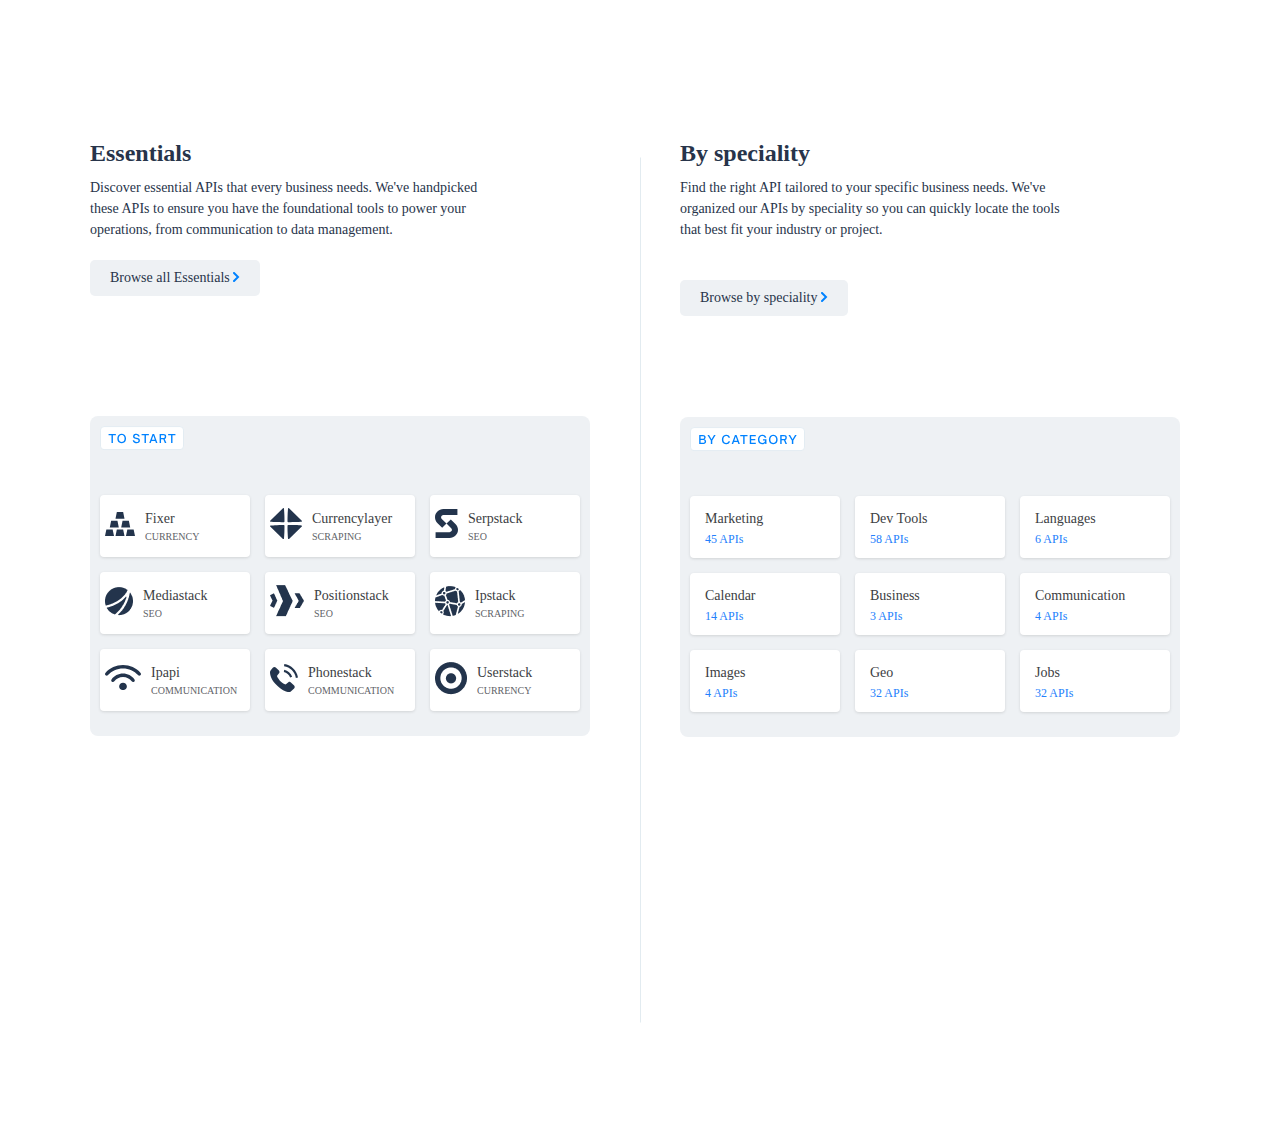
<file: esentials/index.html>
<!DOCTYPE html>
<html lang="en">
<head>
    <meta charset="UTF-8">
    <meta name="viewport" content="width=device-width, initial-scale=1.0">
    <link rel="stylesheet" href="index.css" />
    <title>Document</title>
</head>
<body>
    <div class="container">
        <div class="container-row">
          <div class="col">
            <div>
              <h2>Essentials</h2>
              <p>
                Discover essential APIs that every business needs. We've
                handpicked these APIs to ensure you have the foundational tools
                to power your operations, from communication to data management.
              </p>
              <a href="#" class="btn-card-essential"
                >Browse all Essentials <img src="\apilayer\assets\blueright.svg"
              /></a>
            </div>

            <div class="essential-card-container">
              <div>
                <img src="\apilayer\assets\start.svg" />
              </div>
              <div class="card-grid">
                <div class="card">
                  <div class="icon-placeholder">
                    <img src="\apilayer\assets\fixer.svg" alt="fiex-icon" />
                  </div>
                  <div>
                    <div class="card-title">Fixer</div>
                    <div class="card-subtitle">CURRENCY</div>
                  </div>
                </div>
                <div class="card">
                  <div class="icon-placeholder">
                    <img src="\apilayer\assets\currencylayer.svg" alt="currency-icon" />
                  </div>
                  <div>
                    <div class="card-title">Currencylayer</div>
                    <div class="card-subtitle">SCRAPING</div>
                  </div>
                </div>
                <div class="card">
                  <div class="icon-placeholder">
                    <img src="/apilayer/assets/serpstack.svg" alt="currency-icon" />
                  </div>
                  <div>
                    <div class="card-title">Serpstack</div>
                    <div class="card-subtitle">SEO</div>
                  </div>
                </div>
                <div class="card">
                  <div class="icon-placeholder">
                    <img src="\apilayer\assets\media.png" alt="currency-icon" />
                  </div>
                  <div>
                    <div class="card-title">Mediastack</div>
                    <div class="card-subtitle">SEO</div>
                  </div>
                </div>
                <div class="card">
                  <div class="icon-placeholder">
                    <img src="/apilayer/assets/positionstack.png" alt="currency-icon" />
                  </div>
                  <div>
                    <div class="card-title">Positionstack</div>
                    <div class="card-subtitle">SEO</div>
                  </div>
                </div>
                <div class="card">
                  <div class="icon-placeholder">
                    <img src="\apilayer\assets\ipstack.png" alt="currency-icon" />
                  </div>
                  <div>
                    <div class="card-title">Ipstack</div>
                    <div class="card-subtitle">SCRAPING</div>
                  </div>
                </div>
                <div class="card">
                  <div class="icon-placeholder">
                    <img src="\apilayer\assets\wifi.svg" alt="currency-icon" />
                  </div>
                  <div>
                    <div class="card-title">Ipapi</div>
                    <div class="card-subtitle">COMMUNICATION</div>
                  </div>
                </div>
                <div class="card">
                  <div class="icon-placeholder">
                    <img src="\apilayer\assets\phonebook.svg" alt="currency-icon" />
                  </div>
                  <div>
                    <div class="card-title">Phonestack</div>
                    <div class="card-subtitle">COMMUNICATION</div>
                  </div>
                </div>
                <div class="card">
                  <div class="icon-placeholder">
                    <img src="\apilayer\assets\userstack.png" alt="currency-icon" />
                  </div>
                  <div>
                    <div class="card-title">Userstack</div>
                    <div class="card-subtitle">CURRENCY</div>
                  </div>
                </div>
              </div>
            </div>
          </div>

          <div class="vertical-line">
            <img src="/apilayer/assets/verticalline.svg" alt="Vertical Line" />
          </div>

          <div class="col">
            <div class="speciality-header">
              <h2>By speciality</h2>
              <p>
                Find the right API tailored to your specific business needs.
                We've organized our APIs by speciality so you can quickly locate
                the tools that best fit your industry or project.
              </p>
              <a href="#" class="btn-grid-specialty"
                >Browse by speciality
                <img src="\apilayer\assets\blueright.svg" />
              </a>
            </div>

            <div class="speciality-card-container">
              <div>
                <img src="\apilayer\assets\category.svg" />
              </div>
              <div class="category-grid">
                <div class="category-card">
                  <div class="category-title">Marketing</div>
                  <div class="category-count">45 APIs</div>
                </div>
                <div class="category-card">
                  <div class="category-title">Dev Tools</div>
                  <div class="category-count">58 APIs</div>
                </div>
                <div class="category-card">
                  <div class="category-title">Languages</div>
                  <div class="category-count">6 APIs</div>
                </div>
                <div class="category-card">
                  <div class="category-title">Calendar</div>
                  <div class="category-count">14 APIs</div>
                </div>
                <div class="category-card">
                  <div class="category-title">Business</div>
                  <div class="category-count">3 APIs</div>
                </div>
                <div class="category-card">
                  <div class="category-title">Communication</div>
                  <div class="category-count">4 APIs</div>
                </div>
                <div class="category-card">
                  <div class="category-title">Images</div>
                  <div class="category-count">4 APIs</div>
                </div>
                <div class="category-card">
                  <div class="category-title">Geo</div>
                  <div class="category-count">32 APIs</div>
                </div>
                <div class="category-card">
                  <div class="category-title">Jobs</div>
                  <div class="category-count">32 APIs</div>
                </div>
              </div>
            </div>
          </div>
        </div>
      </div>
</body>
</html>
</file>
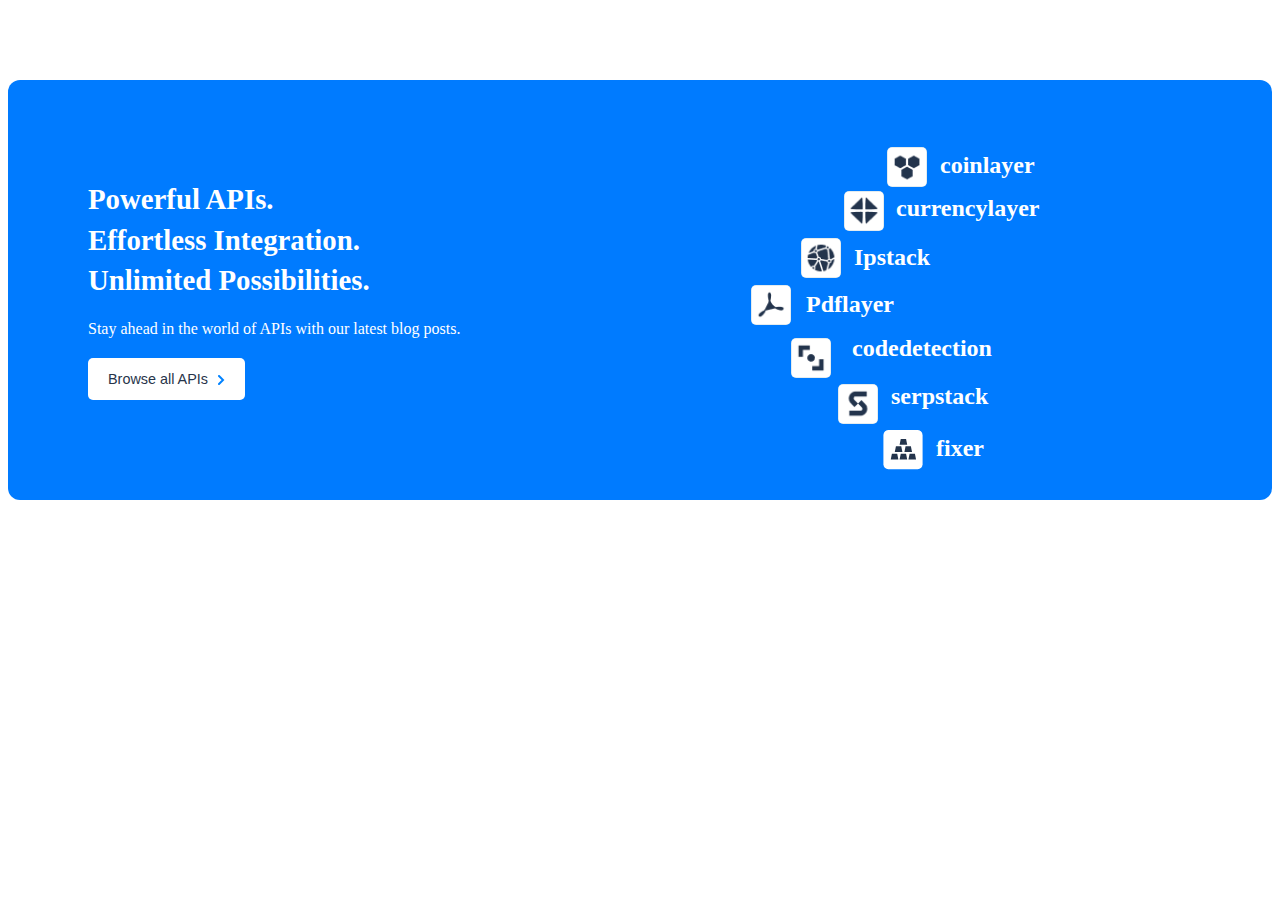
<file: powerfulapi/index.html>
<!DOCTYPE html>
<html lang="en">
<head>
    
    <meta charset="UTF-8">
    <meta name="viewport" content="width=device-width, initial-scale=1.0">
    <link rel="stylesheet" href="index.css" />
    <title>Document</title>
</head>
<body>
    

<section class="powerful-api">
    <div class="powerful-api-card">
      <div class="powerful-api-left-section">
        <h1>
          Powerful APIs.<br />Effortless Integration.<br />Unlimited
          Possibilities.
        </h1>
        <p>Stay ahead in the world of APIs with our latest blog posts.</p>
        <button>
          Browse all APIs
          <span>
            <img src="/apilayer/assets/blueright.svg" />
          </span>
        </button>
      </div>
      <div class="powerful-api-right-section">
        
        <div class="api-wrapper">
        <div class="api-item1">
            <img class="icon1" src="/apilayer/assets/threedot.png" />
            <span>coinlayer</span>
        </div>
        <div class="api-item2">
            <img class="icon2" src="/apilayer/assets/star.png" />
            <span>currencylayer</span>
        </div>
        <div class="api-item3">
            <img class="icon3" src="/apilayer/assets/world.png" />
            <span>Ipstack</span>
            </div>
            </div>
        <div class="api-wrapper2">
            <div class="api-itemone">
            <img class="iconone" src="/apilayer/assets/fan.png" />
            <span>Pdflayer</span>
            </div>
        </div>

        <div class="api-wrapper3">
            <div class="api-wraper-box">
            <img class="wrap3iconone" src="/apilayer/assets/doublearrow.png" />
            <span>codedetection</span>
            </div>
            <div class="api-wraper-boxtwo">
            <img class="wrap3icontwo" src="/apilayer/assets/letter.png" />
            <span>serpstack</span>
            </div>
            <div class="api-wraper-boxthree">
            <img class="wrap3iconthree" src="/apilayer/assets/newfixer.svg" />
            <span>fixer</span>
            </div>
        </div>
           
        </div>
    </div>
</section>
</body>
</html>
</file>
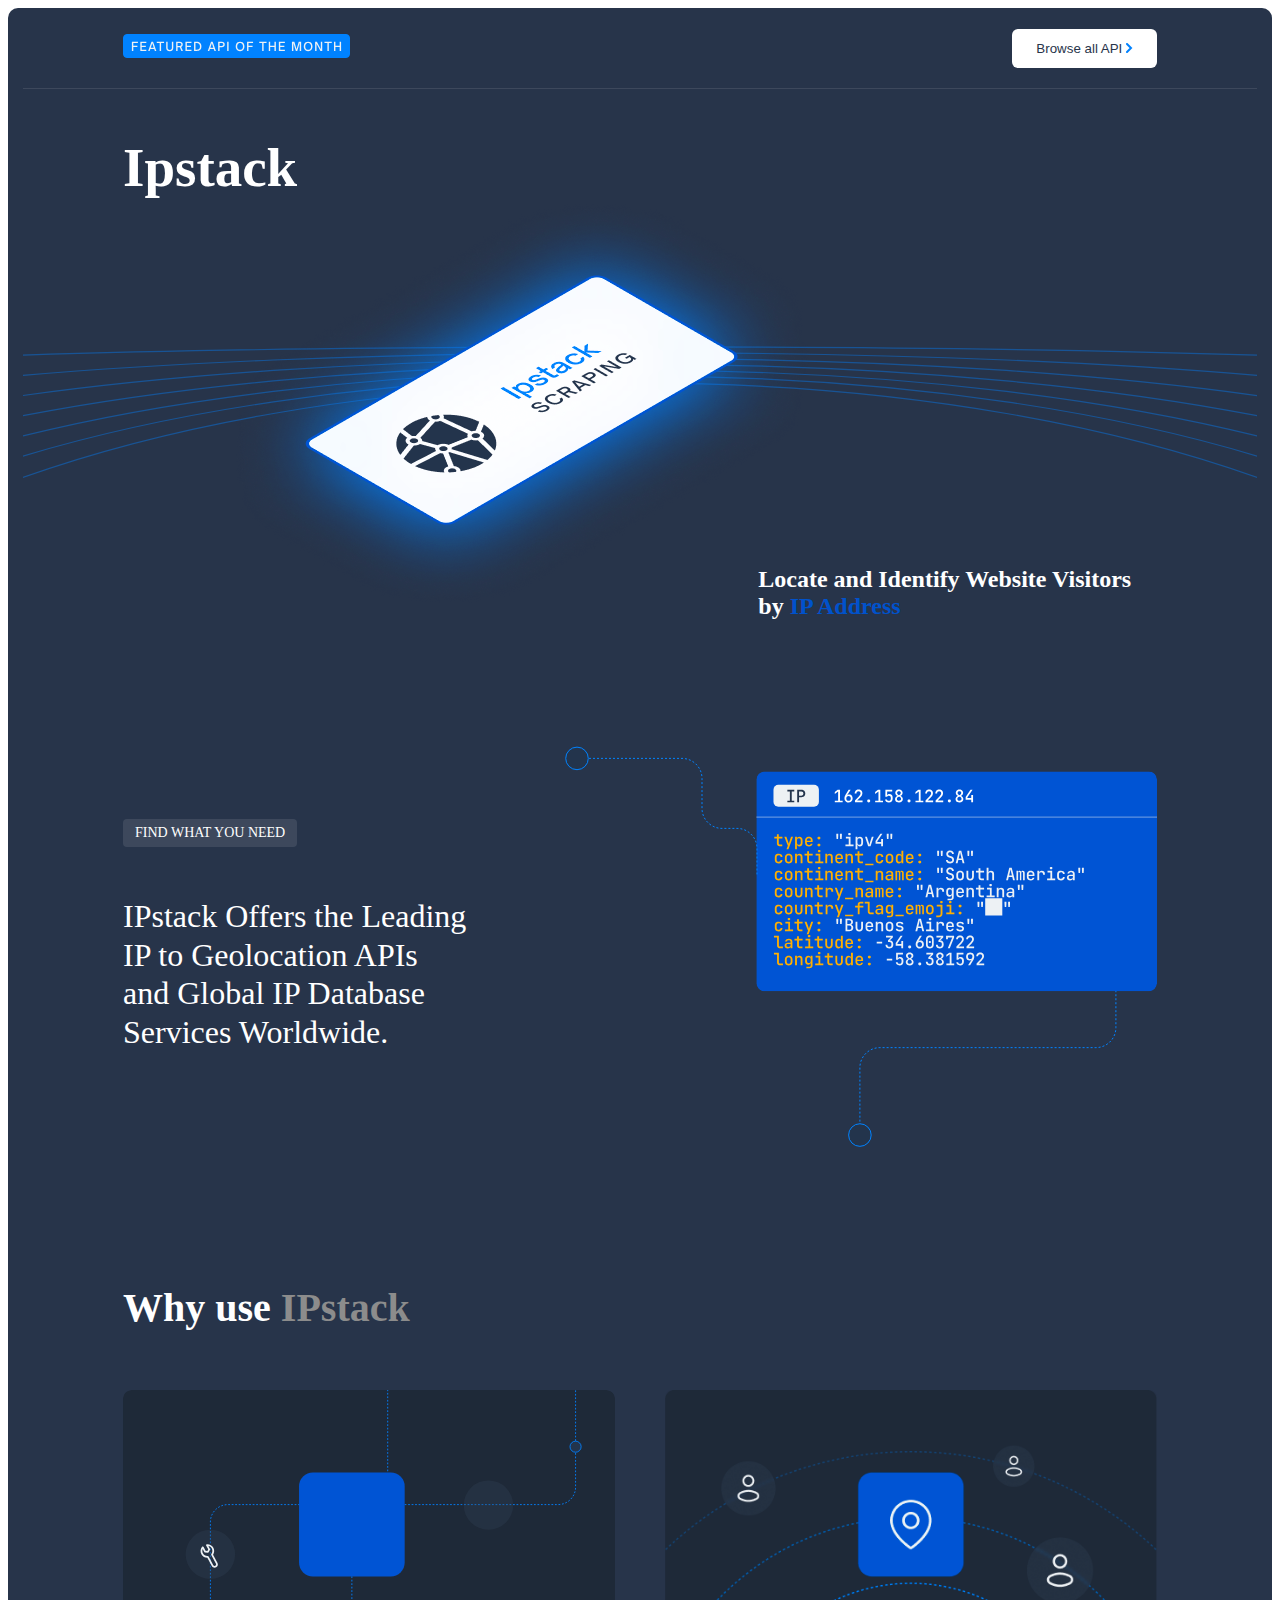
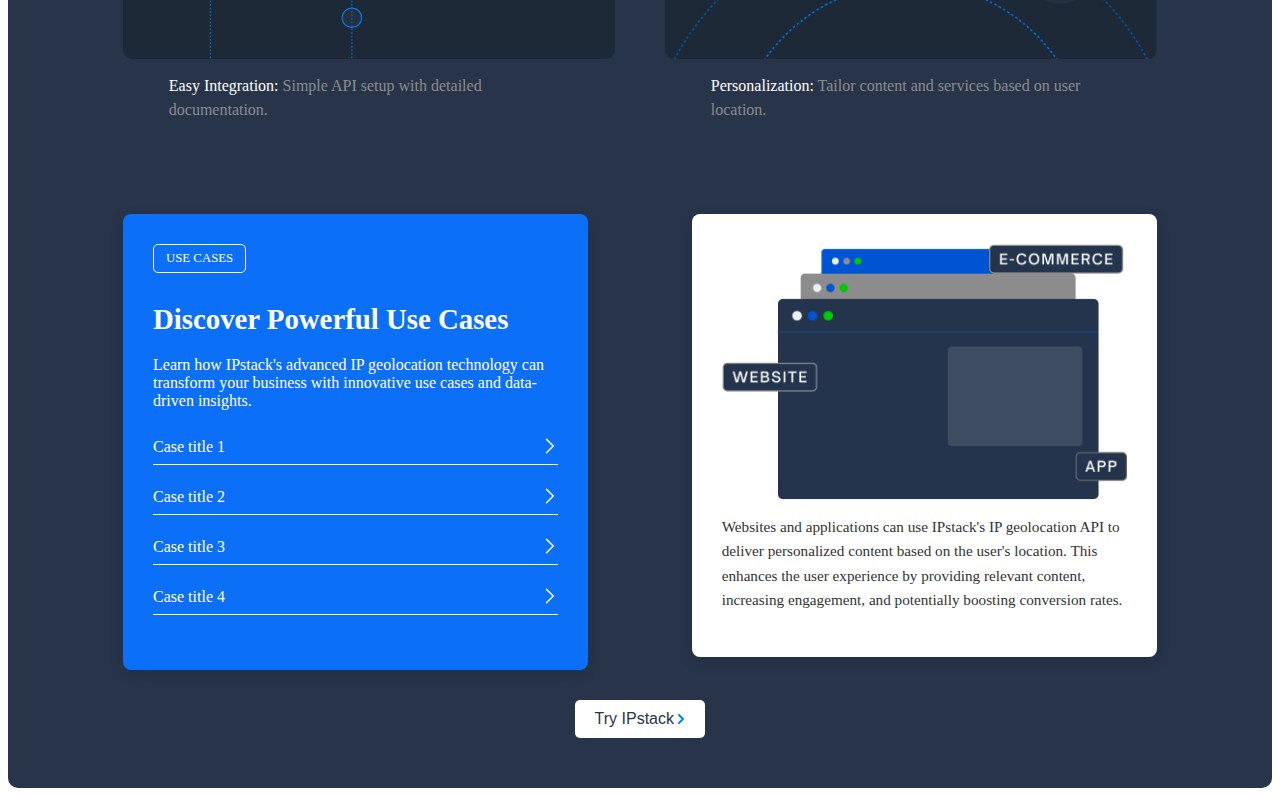
<file: feature/feature.html>
<!DOCTYPE html>
<html lang="en">
<head>
    <meta charset="UTF-8">
    <meta name="viewport" content="width=device-width, initial-scale=1.0">
    <link rel="stylesheet" href="feature.css" />
    <title>Document</title>
</head>
<body>
    <div class="Featured-container">
        <header class="Feature-main-header">
          <div class="Feature-main-header-container">
            <div class="Feature-header-content">
              <div class="logo">
                <img
                  src="/apilayer/assets/featurelabel.svg"
                  alt="Logo"
                  class="Feature-logo-image"
                />
              </div>
              <div class="fav-button">
                <button class="fav-browse-api-btn">
                  Browse all API
                  <img src="/apilayer/assets/blueright.svg" alt="blue-icon" />
                </button>
              </div>
            </div>
          </div>
        </header>
        <div class="Feature-header-border"></div>

        <div class="Feature-hero-main-heading">
          <h1>Ipstack</h1>
        </div>

        <section class="Feature-hero-section">
          <div class="Feature-hero-container">
            <div class="Feature-hero-content">
              <img
                src="/apilayer/assets/ipstackcard.png"
                alt="Overlay Image"
                class="overlay-image"
              />
            </div>
          </div>
          <div class="Feature-hero-subheading">
            <h2>
              Locate and Identify Website Visitors by
              <span style="color: #0052cc"> IP Address </span>
            </h2>
          </div>
        </section>

        <section class="Feature-Ipcard-section">
          <div class="feature-left-content">
            <div class="feature-tag">FIND WHAT YOU NEED</div>
            <div class="feature-main-title">
              <h2>
                IPstack Offers the Leading<br />
                IP to Geolocation APIs<br />
                and Global IP Database<br />
                Services Worldwide.
              </h2>
            </div>
          </div>
          <div class="right-content">
            <div class="code-content">
              <div class="type-declaration">
                <img
                  src="/apilayer/assets/ipcard.svg"
                  alt="Type Declaration"
                  class="type-image"
                />
              </div>
            </div>
          </div>
        </section>

        <section class="Feature-ipstack">
          <div class="feature-ipstack-heading">
            <h2>Why use <span style="color: #8c8c8c">IPstack</span></h2>
          </div>
          <div class="Feature-ipstack-section">
            <div class="feature-ipstack-left-content">
              <img src="/apilayer/assets/integrationcard.svg" alt="Integration" />
              <p class="feature-text">
                Easy Integration:
                <span style="color: #8c8c8c">
                  Simple API setup with detailed documentation.
                </span>
              </p>
            </div>
            <div class="feature-ipstack-right-content">
              <img src="/apilayer/assets/location.png" alt="Location" />
              <p class="feature-text">
                Personalization:
                <span style="color: #8c8c8c">
                  Tailor content and services based on user location.
                </span>
              </p>
            </div>
          </div>
        </section>
        
        <section class="feature-use-cases-section">
          <div class="feature-use-cases-container">
            <!-- <div class="feature-use-cases-left">
              <div class="tag">USE CASES</div>
              <h2 class="feature-use-cases-title">
                Discover Powerful Use Cases
              </h2>
              <p class="feature-use-cases-description">
                Learn how IPstack's advanced IP geolocation technology can
                transform your business with innovative use cases and
                data-driven insights.
              </p>
              <ul class="feature-use-case-list">
                <li>
                  Case title 1
                  <img
                    src="/apilayer/assets/whitearrow.svg"
                    alt="Arrow Icon"
                    class="icon-placeholder"
                  />
                </li>
                <li>
                  Case title 2
                  <img
                    src="/apilayer/assets/whitearrow.svg"
                    alt="Arrow Icon"
                    class="icon-placeholder"
                  />
                </li>
                <li>
                  Case title 3
                  <img
                    src="/apilayer/assets/whitearrow.svg"
                    alt="Arrow Icon"
                    class="icon-placeholder"
                  />
                </li>
                <li>
                  Case title 4
                  <img
                    src="/apilayer/assets/whitearrow.svg"
                    alt="Arrow Icon"
                    class="icon-placeholder"
                  />
                </li>
              </ul>
            </div> -->
            <div class="feature-use-cases-left">
              <div class="tag">USE CASES</div>
              <h2 class="feature-use-cases-title">Discover Powerful Use Cases</h2>
              <p class="feature-use-cases-description">
                Learn how IPstack's advanced IP geolocation technology can transform your business with innovative use cases and data-driven insights.
              </p>
              <ul class="feature-use-case-list">
                <li>
                  <div onclick="toggleAccordion('case1')" class="accordion-title">
                    Case title 1
                    <img src="/apilayer/assets/whitearrow.svg" alt="Arrow Icon" class="icon-placeholder" />
                  </div>
                  <div id="case1" class="accordion-content">
                    <p>Content for case title 1. Line 1.</p>
                    <p>Line 2.</p>
                    <p>Line 3.</p>
                  </div>
                </li>
                <li>
                  <div onclick="toggleAccordion('case2')" class="accordion-title">
                    Case title 2
                    <img src="/apilayer/assets/whitearrow.svg" alt="Arrow Icon" class="icon-placeholder" />
                  </div>
                  <div id="case2" class="accordion-content">
                    <p>Content for case title 2. Line 1.</p>
                    <p>Line 2.</p>
                    <p>Line 3.</p>
                  </div>
                </li>
                <li>
                  <div onclick="toggleAccordion('case3')" class="accordion-title">
                    Case title 3
                    <img src="/apilayer/assets/whitearrow.svg" alt="Arrow Icon" class="icon-placeholder" />
                  </div>
                  <div id="case3" class="accordion-content">
                    <p>Content for case title 3. Line 1.</p>
                    <p>Line 2.</p>
                    <p>Line 3.</p>
                  </div>
                </li>
                <li>
                  <div onclick="toggleAccordion('case4')" class="accordion-title">
                    Case title 4
                    <img src="/apilayer/assets/whitearrow.svg" alt="Arrow Icon" class="icon-placeholder" />
                  </div>
                  <div id="case4" class="accordion-content">
                    <p>Content for case title 4. Line 1.</p>
                    <p>Line 2.</p>
                    <p>Line 3.</p>
                  </div>
                </li>
              </ul>
            </div>
            
                     
            <div class="feature-use-cases-right">
              <img src="/apilayer/assets/ecomerececard.png" alt="Geolocation Use Case" />
              <p class="use-cases-right-text">
                Websites and applications can use IPstack's IP geolocation API
                to deliver personalized content based on the user's location.
                This enhances the user experience by providing relevant content,
                increasing engagement, and potentially boosting conversion
                rates.
              </p>
            </div>
          </div>
          <div class="use-cases-button">
            <button>
              Try IPstack
              <img src="/apilayer/assets/blueright.svg" />
            </button>
          </div>
        </section>
      </div>
      <!-- javascript -->
      <script>
        function toggleAccordion(caseId) {
          const allAccordions = document.querySelectorAll('.accordion-content');
          const allTitles = document.querySelectorAll('.accordion-title');
      
          allAccordions.forEach((accordion) => {
            if (accordion.id === caseId) {
              if (accordion.style.display === "block") {
                accordion.style.display = "none";
                accordion.classList.remove('show');
              } else {
                accordion.style.display = "block";
                accordion.classList.add('show');
              }
            } else {
              accordion.style.display = "none";
              accordion.classList.remove('show');
            }
          });
      
          allTitles.forEach((title) => {
            if (title.parentNode.querySelector('.accordion-content').id === caseId) {
              title.classList.toggle('active');
            } else {
              title.classList.remove('active');
            }
          });
        }
      </script>
      
      
</body>
</html>
</file>
<file: esentials/index.css>
* {
    margin: 0;
    padding: 0;
    box-sizing: border-box;
}

.second-part{
    background-color: #EEF1F4;
    min-height: 1500px;
    padding: 20px;
}

.container {
    max-width: 1390px;
    min-height: 750px;
    margin: 0 auto;
    background-color: white;
    padding: 90px;
    border-radius: 10px;
    margin-top: 50px;
}

.container-row{
    display: grid;
    grid-template-columns: 1fr auto 1fr; 
    gap: 20px; 
}

.vertical-line {
    display: flex;
    justify-content: center;
    align-items: center;
    height: 100vh; /* Full viewport height */
    width: 1px; /* Set the desired width */
    padding: 0px 20px 0px 20px;
}

.vertical-line img {
    height: 100%; /* Ensure the image takes up the full height */
    width: 1px; /* Maintain aspect ratio */
    object-fit: cover; /* Ensure the image doesn't distort */
}


h2 {
    font-size: 24px;
    margin-bottom: 10px;
    color: #27344A;
}
.col p {
    font-size: 14px;
    margin-bottom: 20px;
    color: #27344A;
    line-height: 1.5;
    width: 400px;
    height: 70;
  
}
.btn-card-essential {
    display: inline-block;
    padding: 10px 20px;
    background-color: #EEF1F4;
    color: #27344A;
    text-decoration: none;
    border-radius: 5px;
    font-size: 14px;
    transition: background-color 0.3s;
}
.btn-card-essential:hover {
    background-color: #dadce0;
}
.btn-grid-specialty{
    margin-top: 20px;
    display: inline-block;
    padding: 10px 20px;
    background-color: #EEF1F4;
    color: #27344A;
    text-decoration: none;
    border-radius: 5px;
    font-size: 14px;
    transition: background-color 0.3s;
}
.btn-grid-specialty:hover {
    background-color: #dadce0;
}


.essential-card-container{
    margin-top: 120px;
    background-color: #EEF1F4;
    padding: 10px;
    max-height: 320px;
    max-width: 500px;
    border-radius: 8px;
}
.card-grid {
    display: grid;
    grid-template-columns: repeat(3, 1fr);
    gap: 15px;
    margin-top: 10px;
    padding: 30px 0px;
   
}
.card {
    width: 150px;
    height: 62px;
    background-color: #fff;
    border-radius: 4px;
    padding: 15px;
    display: flex;
    align-items: center;
    box-shadow: 0 1px 3px rgba(0,0,0,0.12);
    transition: transform 0.3s, box-shadow 0.3s;
}
.card:hover {
    transform: translateY(-2px);
    box-shadow: 0 4px 6px rgba(0,0,0,0.1);
}
.icon-placeholder {
    margin-left: -10px;
    
 }

.card-title {
    font-size: 14px;
    color: #3c4043;
    font-weight: 500;
    padding-left: 10px;
}
.card-subtitle {
    font-size: 10px;
    color: #5f6368;
    margin-top: 4px;
    padding-left: 10px;
}
.speciality-card-container{
    margin-top: 101px;
    background-color: #EEF1F4;
    padding: 10px;
    max-height: 320px;
    max-width: 500px;
    border-radius: 8px;
}
.category-grid {
    display: grid;
    grid-template-columns: repeat(3, 1fr);
    gap: 15px;
    margin-top: 10px;
    padding: 30px 0px;
    
}
.category-card {
    width: 150px;
    height: 62px;
    background-color: #fff;
    border-radius: 4px;
    padding: 15px;
    box-shadow: 0 1px 3px rgba(0,0,0,0.12);
    transition: transform 0.3s, box-shadow 0.3s;
}
.category-card:hover {
    transform: translateY(-2px);
    box-shadow: 0 4px 6px rgba(0,0,0,0.1);
}
.category-title {
    font-size: 14px;
    color: #3c4043;
    margin-bottom: 5px;
    font-weight: 500;
}
.category-count {
    font-size: 12px;
    color: #2480FC;
}

@media (max-width: 1024px) {
    .container-row {
        grid-template-columns: 1fr; /* Stack the columns for smaller screens */
        gap: 20px;
    }

    .vertical-line {
        display: none; /* Hide vertical line */
    }

    .essential-card-container, 
    .speciality-card-container {
        max-width: 50%;
        max-height: 150%;

        margin-top: 20px;
        
    }

    .card-grid, 
    .category-grid {
        grid-template-columns: 0fr 0fr; /* Two smaller columns */
        gap: 15px; /* Reduce gap between items */
    }

    .card, 
    .category-card {
        max-width: 150px; /* Limit the width of the cards */
        height: 45px; /* Reduce the height of the cards */
        padding: 18px; /* Reduce padding inside the cards */
        display: flex;
        align-items: center; /* Vertically align the content */
        justify-content: flex-start; /* Align items to the left */
    }

    /* Text styling inside the cards */
    .card-title,
    .category-title {
        font-size: 12px; /* Reduce font size for title */
    }

    .card-subtitle,
    .category-count {
        font-size: 10px; /* Reduce font size for subtitle */
    }

    /* Icon size and positioning adjustment */
    .icon-placeholder {
        margin-right: 10px; /* Add some space between the icon and the text */
    }

    .icon-placeholder img {
        width: 16px;  /* Set the width of the icon */
        height: 16px; /* Set the height of the icon */
        object-fit: contain; /* Ensure the icon fits properly */
    }
    .speciality-header {
        display: none;
    }
    
}




/* For extra small screens */
@media (max-width: 600px) {
    .container-row {
        grid-template-columns: 1fr; 
        gap: 20px;
    }

    .vertical-line {
        display: none; /* Hide vertical line */
    }

    .essential-card-container, 
    .speciality-card-container {
        max-width: 100%;
        max-height: 150%;

        margin-top: 20px;
        
    }

    .card-grid, 
    .category-grid {
        grid-template-columns: 0fr 0fr; /* Two smaller columns */
        gap: 15px; /* Reduce gap between items */
    }

    .card, 
    .category-card {
        max-width: 150px; /* Limit the width of the cards */
        height: 45px; /* Reduce the height of the cards */
        padding: 18px; /* Reduce padding inside the cards */
        display: flex;
        align-items: center; /* Vertically align the content */
        justify-content: flex-start; /* Align items to the left */
    }

    /* Text styling inside the cards */
    .card-title,
    .category-title {
        font-size: 12px; /* Reduce font size for title */
    }

    .card-subtitle,
    .category-count {
        font-size: 10px; /* Reduce font size for subtitle */
    }

    /* Icon size and positioning adjustment */
    .icon-placeholder {
        margin-right: 10px; /* Add some space between the icon and the text */
    }

    .icon-placeholder img {
        width: 16px;  /* Set the width of the icon */
        height: 16px; /* Set the height of the icon */
        object-fit: contain; /* Ensure the icon fits properly */
    }
    .speciality-header {
        display: none;
    }
    
}
</file>
<file: powerfulapi/index.css>
*{
    box-sizing: border-box;
  }
  .powerful-api{
    margin-top: 80px;
  }
  .powerful-api-card {
    display: flex;
    justify-content: space-between;
    padding: 80px;
    background-color: #007BFF;
    color: white;
    border-radius: 12px;
    max-width: 1300px;
    min-height: 420px;
    width: 100%;
    margin: 50px auto;
  }
  .powerful-api-left-section{
    flex: 1;
  }
  .powerful-api-left-section h1 {
    font-size: 1.8rem;
    margin-bottom: 20px;
    line-height: 1.4;
  }
  .powerful-api-left-section p {
    font-size: 1rem;
    margin-bottom: 20px;
  }
  .powerful-api-left-section button {
    background-color: white;
    color: #27344A;
    padding: 10px 20px;
    border: none;
    border-radius: 5px;
    cursor: pointer;
    font-size: 0.9rem;
    display: flex;
    align-items: center;
  }
  .powerful-api-left-section span {
    margin-left: 10px;
    font-size: 1.2rem;
  }
  .powerful-api-right-section {
    flex: 1;
    display: flex;
    justify-content: center;
    align-items: center;
  
  }
  .powerful-api-right-section .api-wrapper {
    display: flex;
    flex-direction: column; 
    justify-content: space-between; 
    height: 100%; 
  }
  .api-wrapper .api-item1 {
    display: flex;
    align-items: center;
    font-size: 1rem;
    margin-bottom: 20px;
    position: relative;
    padding-left: 20px;
  
   
  }
  .api-item1 span{
    font-size: 1.5rem;
    font-weight: bold;
    position: absolute;
    top: -8px;
    left: 46px;
  }
  .icon1 {
    width: 40px;
    height: 40px;
    border-radius: 5px;
    position: absolute;
    left: -7px;
    top: -13px;
  }
  
  .api-wrapper .api-item2 {
    display: flex;
    align-items: center;
    font-size: 1rem;
    margin-bottom: 20px;
    position: relative;
    padding-left: 12px;
  }
  
  .api-item2 span{
    font-size: 1.5rem;
    font-weight: bold;
    position: absolute;
    top: -85px;
    left: 2px;
  }
  .icon2 {
    width: 40px;
    height: 40px;
    border-radius: 5px;
    position: absolute;
    left: -50px;
    top: -89px;
  
  
  }
  
  .api-wrapper .api-item3 {
    display: flex;
    align-items: center;
    font-size: 1rem;
    margin-bottom: 20px;
    position: relative;
    padding-left: 12px;
  }
  
  .api-item3 span{
     font-size: 1.5rem;
      font-weight: bold;
      position: absolute;
      top: -156px;
      left: -40px;
  }
  .icon3 {
    width: 40px;
      height: 40px;
      border-radius: 5px;
      position: absolute;
      left: -93px;
      top: -162px;
  
  }
  
  .api-wrapper2 .api-itemone{
    display: flex;
    align-items: center;
    font-size: 1rem;
    margin-bottom: 20px;
    position: relative;
    padding-left: 12px;
  }
  .api-itemone span{
    font-size: 1.5rem;
    font-weight: bold;
    position: absolute;
    top: 11px;
    left: -108px;
  }
  .iconone {
    width: 40px;
    height: 40px;
    border-radius: 5px;
    position: absolute;
    left: -163px;
    top: 5px;
  }
  
  .api-wrapper3 .api-wraper-box{
    display: flex;
    align-items: center;
    font-size: 1rem;
    margin-bottom: 20px;
    position: relative;
    padding-left: 12px;
  }
  
  .api-wraper-box span{
    font-size: 1.5rem;
    font-weight: bold;
    position: absolute;
    top: 75px;
    left: -74px;
  
  }
  .wrap3iconone {
    width: 40px;
    height: 40px;
    border-radius: 5px;
    position: absolute;
    left: -135px;
    top: 78px;
  
  }
  .api-wrapper3 .api-wraper-boxtwo{
    display: flex;
    align-items: center;
    font-size: 1rem;
    margin-bottom: 20px;
    position: relative;
    padding-left: 12px;
  }
  
  .api-wraper-boxtwo span{
    font-size: 1.5rem;
    font-weight: bold;
    position: absolute;
    top: 103px;
    left: -35px;
  }
  .wrap3icontwo {
    width: 40px;
    height: 40px;
    border-radius: 5px;
    position: absolute;
    left: -88px;
    top: 104px;
  }
  .api-wrapper3 .api-wraper-boxthree{
    display: flex;
    align-items: center;
    font-size: 1rem;
    margin-bottom: 20px;
    position: relative;
    padding-left: 12px;
  }
  
  .api-wraper-boxthree span{
    font-size: 1.5rem;
    font-weight: bold;
    position: absolute;
    top: 135px;
    left: 10px;
  
  }
  .wrap3iconthree {
    width: 40px;
    height: 40px;
    border-radius: 5px;
    position: absolute;
    left: -43px;
    top: 130px;
  }
</file>
<file: feature/feature.css>
*{
    box-sizing: border-box;
}
.Featured-container{
    max-width: 1300px;
    margin: 0 auto; 
    padding: 0 15px; 
    width: 100%; 
    height: auto;
    box-sizing: border-box; 
    border-radius: 10px;
    background-color: #27344A;
}

/* Header Styles */
.Feature-main-header {
    width: 100%;
    padding: 20px 100px;
   
}

.Feature-header-content {
    display: flex;
    justify-content: space-between;
    align-items: center;
    margin-top: 20px;
    height: 0px;
}

.Feature-logo-image {
    max-height: 40px;
    width: auto;
}

.fav-browse-api-btn {
    background-color: white;
    color: #27344A;
    padding: 12px 24px;
    border: none;
    border-radius: 6px;
    cursor: pointer;
    font-weight: 500;
    transition: background-color 0.3s ease;
}



.Feature-header-border {
    width: 100%;
    height: 1px;
    background-color: rgba(255, 255, 255, 0.1);
    margin-top: 20px;
}

.Feature-hero-main-heading{
  padding: 10px 100px;
}
.Feature-hero-main-heading h1{
    color: white;
    font-size: 55px;
}
.Feature-hero-section {
    position: relative;
    width: 100%;
   height: 300px;
    background-image: url('../apilayer/assets/bglines.svg');
    background-size: cover;
    background-position: center;
    margin-top: 100px;
    z-index: 1;
    
}
.Feature-hero-subheading h2{
    width: 400px;
    position: absolute;
    color: white;
     right: 8%;
     top: 200px;
}
.overlay-image {
    position: absolute;
    top: -150px;
    left: 200px;
}


.Feature-Ipcard-section {
    position: relative;
    width: 100%;
    height: auto;
    padding: 100px 100px;
    display: flex;
    flex-direction: row; /* Desktop: image on the right */
    justify-content: space-between;
    align-items: center;
}
.feature-left-content {
    flex: 1;
    position: relative;
     z-index: 2;
}
.feature-tag {
    display: inline-block;
    padding: 6px 12px;
    background-color: rgba(255, 255, 255, 0.1);
    color: #ffffff;
    border-radius: 4px;
    font-size: 14px;
    margin-bottom: 24px;
    text-transform: uppercase;
   
}
.feature-main-title  h2{
    color: #ffffff;
    font-size: 2rem;
    font-weight: 500;
    line-height: 1.2;   
}

.Feature-ipstack {
    padding: 0px 100px;
}

.Feature-ipstack-section {
    position: relative;
    width: 100%;
    min-height: 400px;
    display: flex;
    margin: 0 auto;
    justify-content: space-evenly; 
    align-items: center;
    gap: 50px;
}

.feature-ipstack-left-content,
.feature-ipstack-right-content {
    display: flex;
    flex-direction: column;
    align-items: center; 
  
    max-width: 500px; 
}

.feature-ipstack-left-content img,
.feature-ipstack-right-content img {
    width: 100%;
    height: auto;
    max-width: 590px; 
}

.feature-text {
    max-width: 400px;
    color: white;
    margin-top: 15px; 
    font-size: 1rem;
    line-height: 1.5;
}
.feature-ipstack-heading h2{
    color: white;
    font-size: 2.5rem;
}
/* Responsive adjustments */
/* @media (max-width: 768px) {
    .Feature-ipstack-section {
        flex-direction: column;
    }

    .feature-ipstack-left-content,
    .feature-ipstack-right-content {
        max-width: 100%;
    }
}

 */


/* Use Cases Section */
.feature-use-cases-section {
    padding: 50px 100px;
    color: #ffffff;
}

.feature-use-cases-container {
    display: flex;
    justify-content: space-between;
    align-items: flex-start;
    gap: 50px;
}

.feature-use-cases-left {
    position: relative;
    overflow: hidden;
    background-color: #ffffff;
    padding: 30px;
    border-radius: 8px;
    width: 45%;
    box-shadow: 0 5px 15px rgba(0, 0, 0, 0.1);
    color: #333;
    display: block;
    justify-content: space-between;
    min-height: 456px;
}
.feature-use-cases-right {
    background-color: #ffffff;
    padding: 30px;
    border-radius: 8px;
    width: 45%;
    box-shadow: 0 5px 15px rgba(0, 0, 0, 0.1);
    color: #333;
    display: flex;
    flex-direction: column;
    justify-content: space-between;
}

.feature-use-cases-left {
    background-color: #0c6ff7;
    color: #ffffff;
}

.feature-use-cases-left .tag {
    color: white;
    padding: 6px 12px;
    border-radius: 5px;
    font-size: 0.8rem;
    margin-bottom: 10px;
    display: inline-block;
    text-transform: uppercase;
    border: 1px solid white;
    max-width: 100px;
   
}

.feature-use-cases-title {
    font-size: 1.8rem;
    font-weight: bold;
    margin: 20px 0;
}

.feature-use-cases-description {
    margin-bottom: 20px;
}

.feature-use-case-list{
    list-style-type: none;
    padding: 0;
    margin: 0;
    flex-grow: 1;
}
 
.feature-use-case-list li {
    font-size: 1rem;
    margin-bottom: 15px;
    padding: 8px 0px;
    color: #ffffff;
    cursor: pointer;
    border-bottom: 1px solid white;
}
.feature-use-cases-left .feature-use-case-list {
    display: block;
}

/* Right section specific styling */
.feature-use-cases-right .feature-use-case-list {
    display: flex;
    flex-direction: column;
}

.feature-use-cases-right .feature-use-case-list li {
    display: flex;
    justify-content: space-between;
    align-items: center;
}



.case-list li:hover {
    color: #cce6ff;
}

.use-cases-right img {
    width: 100%;
    height: auto;
    margin-bottom: 20px;
}

.use-cases-right-text {
    font-size: 0.95rem;
    line-height: 1.6;
}

.use-cases-button {
    text-align: center;
    margin-top: 30px;
}

.use-cases-button button {
    background-color:white;
    color: #27344A;
    padding: 10px 20px;
    border: none;
    border-radius: 5px;
    cursor: pointer;
    font-size: 1rem;
    transition: background-color 0.3s ease;
}
/* accordion  */

.accordion-title {
    cursor: pointer;
    padding: 0px;
    width: 100%; /* Full width */
    border-bottom: none; /* To avoid double borders */
  }

  .accordion-title:last-child {
    border-bottom: 1px solid #ddd; /* Add bottom border to last item */
  }

  /* Icon styling */
  .icon-placeholder {
    width: 16px;
    height: 16px;
    transition: transform 0.3s;
    float: right; /* Align icon to the right */
  }

  /* Rotate the arrow icon when active */
  .accordion-title.active .icon-placeholder {
    transform: rotate(90deg);
  }
  .accordion-content {
    display: none;
    position: relative;
    background-color: white;
    color: black;
    padding: 10px;
    border: 1px solid #ddd;
    box-sizing: border-box;
    border-radius: 8px;
    width: 100% !important; /* Full width to match title */
  }

  /* Active Accordion Content */
  .accordion-content.show {
    display: block;
  }
  @media (max-width: 1024px) {
    /* Adjust padding and layout for 1024px */
    .Feature-main-header {
        
        padding: 20px 20px ;
        text-align: left;
    }

    .Feature-header-content {
        flex-direction: column; /* Stack items vertically */
        align-items: center;
    }

    .fav-browse-api-btn {
        margin-top: 10px; /* Add spacing above button */
    }

    .Feature-hero-main-heading {
        padding: 10px 50px;
    }

    .Feature-hero-section {
        margin-top: 50px;
        height: 250px;
        background-size: cover;
    }

    .overlay-image {
        top: -100px;
        left: 100px;
    }

    .Feature-hero-subheading h2 {
        right: 10%;
        width: 100%;
        font-size: 1.8rem;
    }

    .Feature-Ipcard-section {
        flex-direction: column-reverse; /* Mobile: image on top */
        padding: 0px 20px;
        text-align: center;
    }

    .feature-left-content,
    .right-content {
        width: 100%;
        max-width: 500px;
        text-align: center;
    }

    .Feature-ipstack-section {
        padding: 0px 50px;
        gap: 30px;
        flex-direction: column;
    }
    .Feature-header-content .fav-browse-api-btn {
        display: none;
    }

    /* Display the button after .feature-ipstack-right-content */
    .feature-use-cases-section {
        padding: 30px 20px;
    }

    /* Make containers stack vertically */
    .feature-use-cases-container {
        flex-direction: column;
        gap: 20px; /* Space between stacked items */
    }

    .feature-use-cases-left,
    .feature-use-cases-right {
        width: 100%;
        max-width: 100%;
    }
    .feature-ipstack-heading h2 {
        font-size: 2rem; /* Optional: adjust font size for responsiveness */
    }

    .feature-ipstack-heading h2::after {
        content: "";
        display: block;
    }

    .feature-ipstack-heading h2 span {
        display: inline-block;
        margin-top: 5px; /* Optional: add space between lines */
    }
    .feature-ipstack-left-content img {
        width: 400%; /* Increase the size as needed */
        max-width: none; /* Remove max-width constraint if set */
    }
    .feature-ipstack-right-content img {
        width: 400%; /* Increase the size as needed */
        max-width: none; /* Remove max-width constraint if set */
    }
   
    .feature-text {
        color: white;
        font-size: 1rem;
        text-align: left;            /* Align text to the left */
        white-space: nowrap; 
        padding-left: 20px;           /* Prevent text from wrapping */
        overflow: hidden;            /* Hide any overflow if needed */   
    }
}

@media (max-width: 768px) {    
    .feature-text {
        color: white;
        font-size: 1rem;
        text-align: left;   
        padding-left: 20px;         
        white-space: nowrap;         /* Prevent text from wrapping */
        overflow: hidden;            /* Hide any overflow if needed */
    }
    /* Adjust layout for 768px */
    .feature-ipstack-left-content img {
        width: 400%; /* Increase the size as needed */
        max-width: none; /* Remove max-width constraint if set */
    }
    .feature-ipstack-right-content img {
        width: 400%; /* Increase the size as needed */
        max-width: none; /* Remove max-width constraint if set */
    }
    .feature-ipstack-heading h2 {
        font-size: 2rem; /* Optional: adjust font size for responsiveness */
        
        
    }

    .feature-ipstack-heading h2::after {
        content: "";
        display: block;
        
    }

    .feature-ipstack-heading h2 span {
        display: inline-block;
        margin-top: 5px; /* Optional: add space between lines */
        
    }

    .Feature-main-header {
        padding: 15px 20px;
    }
    
    .Feature-header-content {
        flex-direction: column; /* Stack items vertically */
        align-items: center;
    }

    .fav-browse-api-btn {
        margin-top: 10px; /* Add spacing above button */
    }

    .Feature-hero-main-heading {
        padding: 10px 20px;
    }

    .Feature-hero-section {
        height: 200px;
        margin-top: 20px;
    }

    .Feature-hero-subheading h2 {
        font-size: 1.5rem;
        top: 150px;
        right: 5%;
        width: 80%;
    }

    .overlay-image {
        top: -80px;
        left: 50px;
        width: 70%;
    }

    .Feature-Ipcard-section {
        padding: 0px 20px;
        flex-direction: column;
        text-align: center;
    }

    .feature-left-content,
    .right-content {
        width: 100%;
        text-align: center;
    }

    .Feature-ipstack-section,
    .feature-use-cases-container {
        padding: 0px 20px;
        flex-direction: column;
    }
    .feature-use-cases-section {
        padding: 30px 20px;
    }

    /* Make containers stack vertically */
    .feature-use-cases-container {
        flex-direction: column;
        gap: 20px; /* Space between stacked items */
    }

    .feature-use-cases-left,
    .feature-use-cases-right {
        width: 100%;
        max-width: 100%;
    }

    .feature-ipstack-left-content,
    .feature-ipstack-right-content,
    .feature-use-cases-left,
    .feature-use-cases-right {
        width: 100%;
        padding: 15px;
        text-align: center;
    }

    .accordion-title {
        font-size: 1rem;
    }

    .accordion-content {
        width: 100%;
    }

    .use-cases-button button {
        font-size: 0.9rem;
        padding: 8px 16px;
    }
}
</file>
